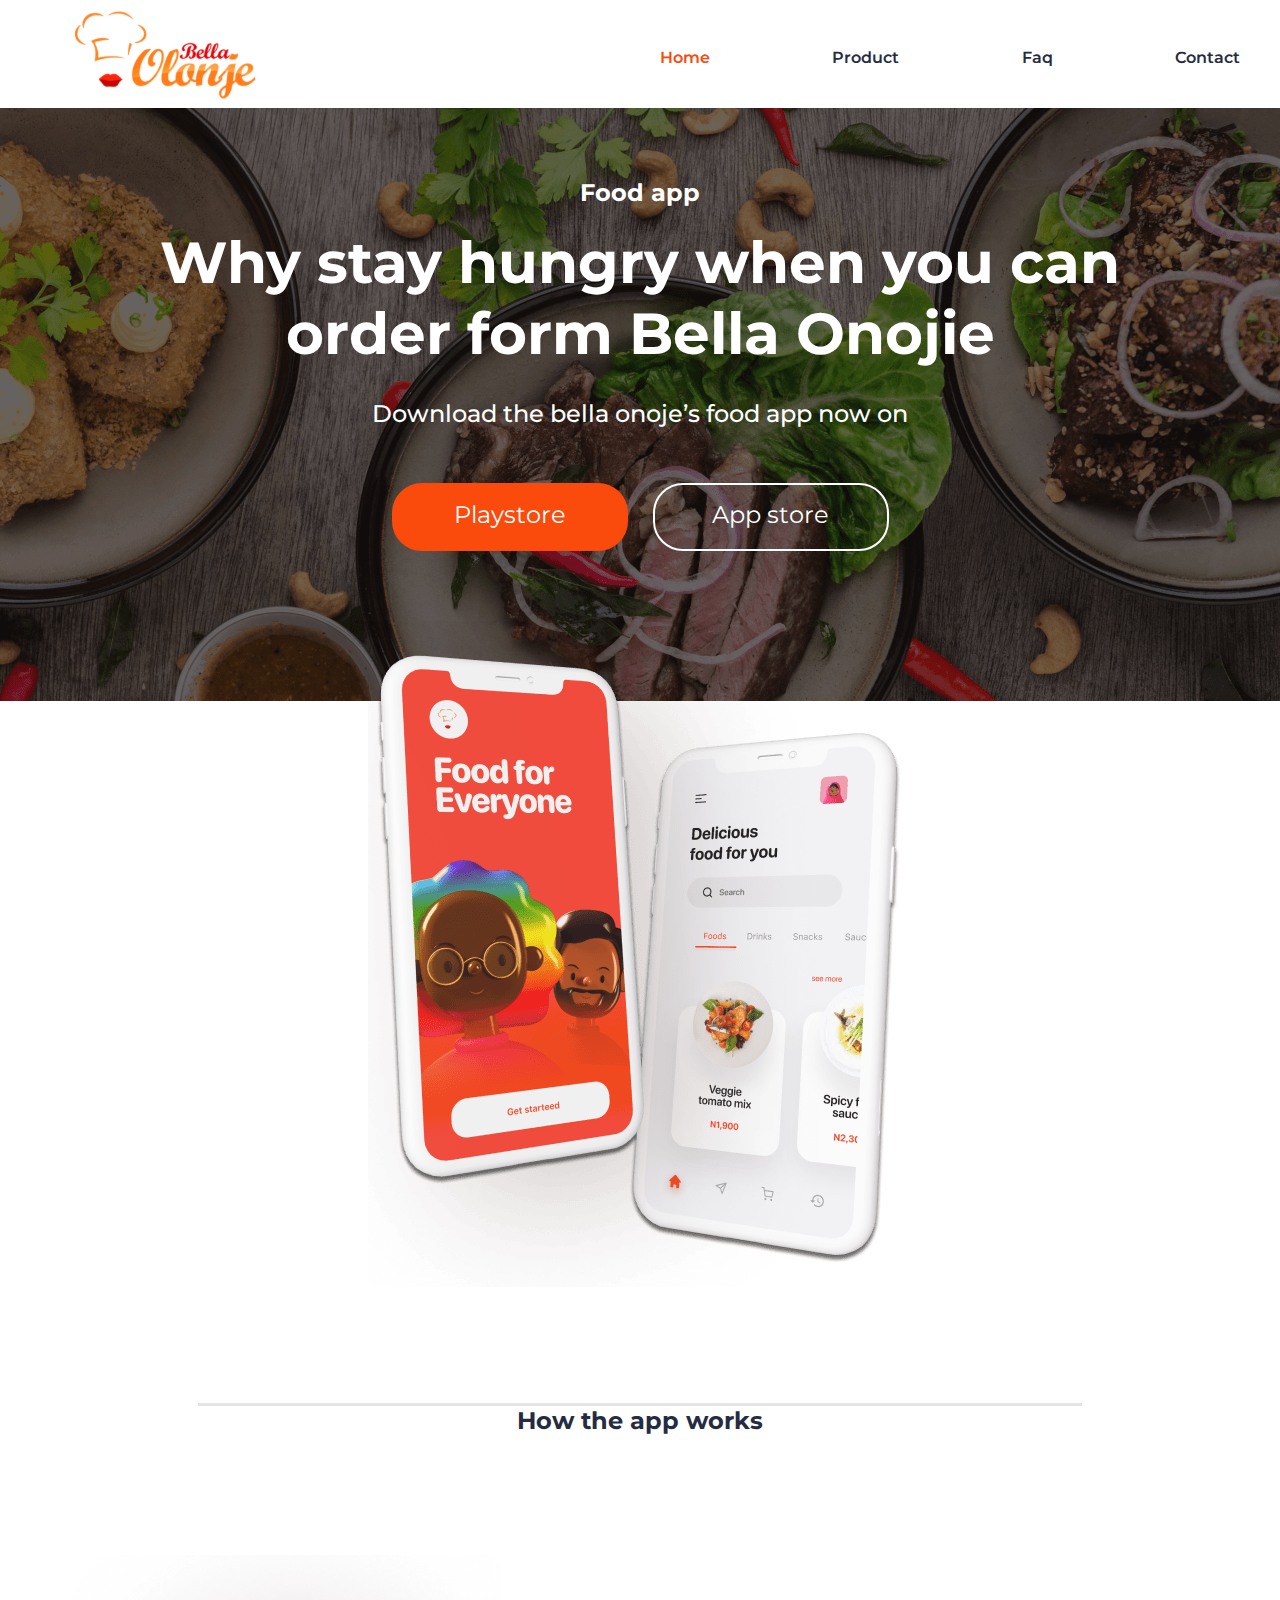
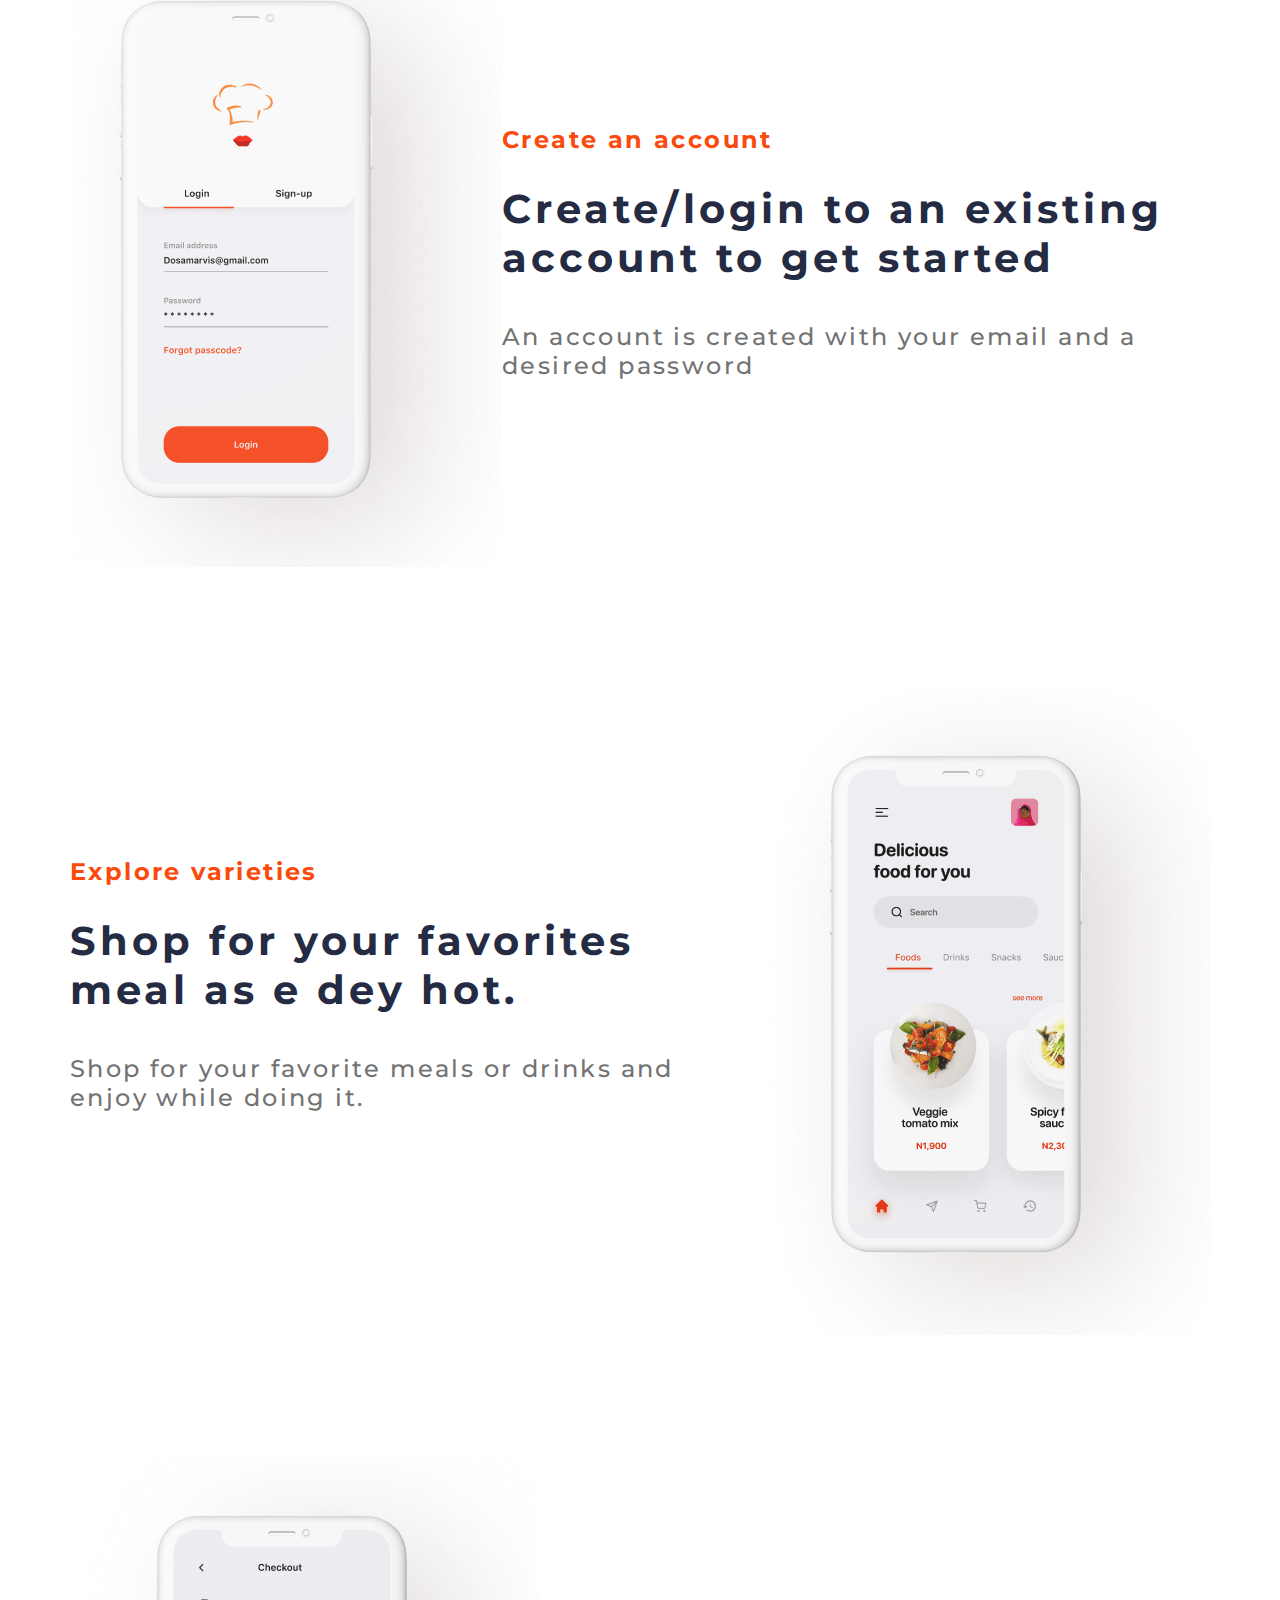
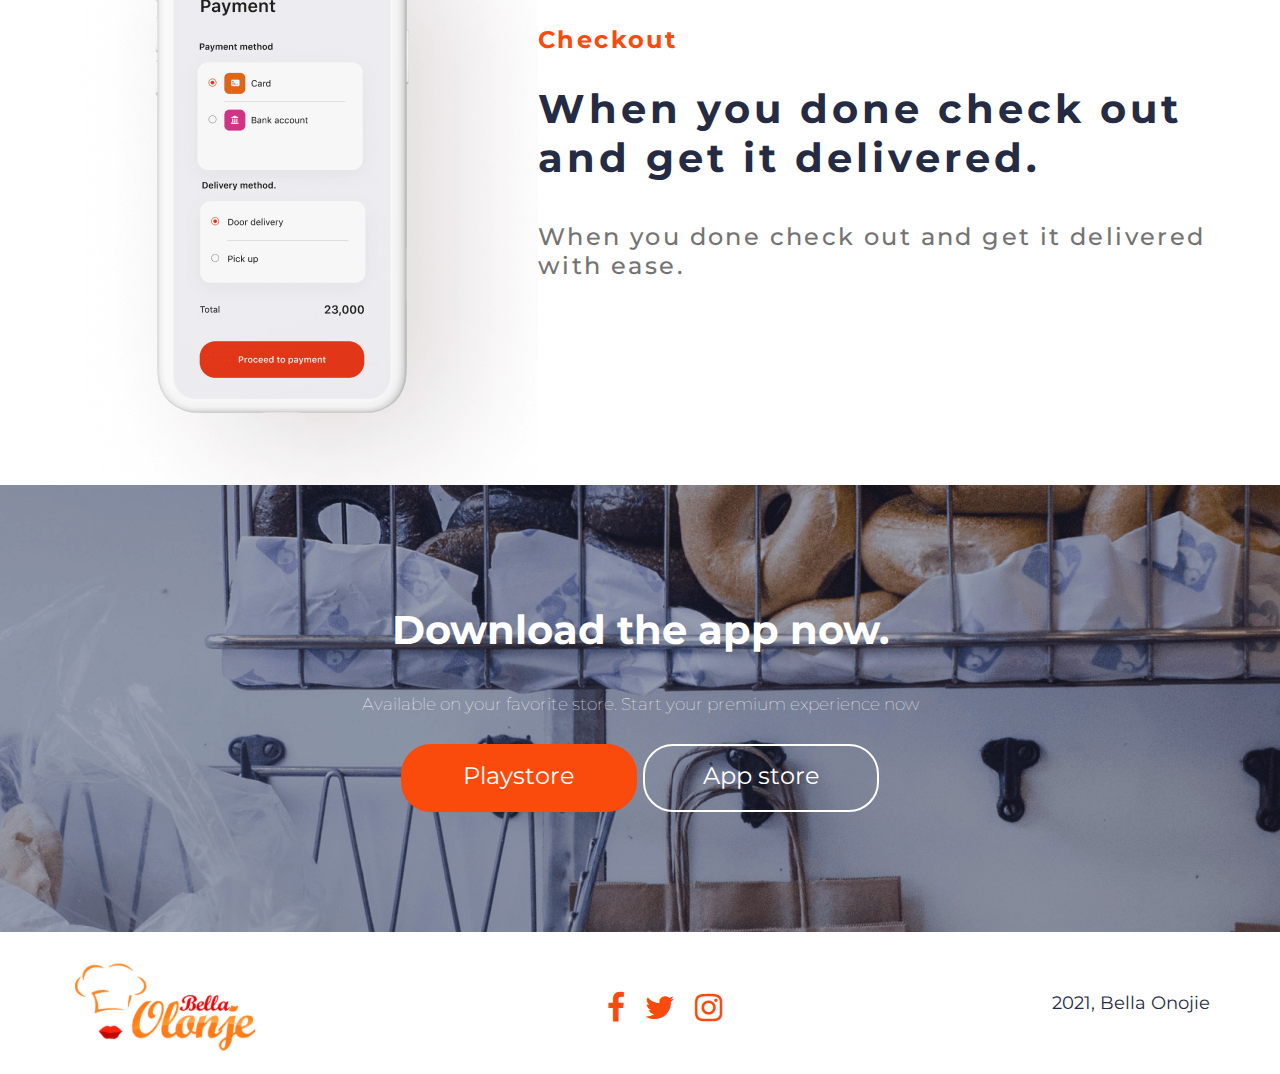
<file: index.html>
<!DOCTYPE html>
<html lang="en">

<head>
    <meta charset="UTF-8">
    <meta name="viewport" content="width=device-width, initial-scale=1.0">
    <title>Bella Food App Really Delicious</title>
    <link href="https://maxcdn.bootstrapcdn.com/font-awesome/4.7.0/css/font-awesome.min.css" rel="stylesheet">
    <link rel="preconnect" href="https://fonts.gstatic.com">
    <link href="https://fonts.googleapis.com/css2?family=Montserrat:wght@500;600;700&display=swap" rel="stylesheet">
    <link rel="stylesheet" href="Style.css">
    <link rel="stylesheet" href="Mobile-style.css">
</head>

<body>
    <!-- Header -->
    <header class="header" id="header">
        <!-- For reponsive mobile -->
        <div class="navbar">
            <div class="logo-navbar">
                <a href="#" class="logo-link-navbar">
                    <img src="img/logo.svg" alt="">
                </a>
            </div>
            <input id="navbar" type="checkbox">
            <label class="span" for="navbar">
               <span></span>
               <span></span>
               <span></span>
            </label>
            <nav class="navbar-menu">
                <ul>
                    <li><a href="#">Home</a></li>
                    <li><a href="#">Product</a></li>
                    <li><a href="#">Faq</a></li>
                    <li><a href="#">Contact</a></li>
                </ul>
            </nav>
        </div>
        <!--  End -->

        <div class="navbar2">
            <div class="logo">
                <a href="#" class="logo-link">
                    <img src="img/logo.svg" alt="">
                </a>
            </div>
            <nav class="nav-wrapper">
                <ul class="nav">
                    <li><a href="#">Home</a></li>
                    <li><a href="#">Product</a></li>
                    <li><a href="#">Faq</a></li>
                    <li><a href="#">Contact</a></li>
                </ul>
            </nav>
        </div>
    </header>

    <!-- Main Content -->
    <main>
        <section id="content" class="content">
            <div class="container">
                <div class="main-content">
                    <h3 class="content-txt content-h3">Food app</h3>
                    <h1 class="content-txt content-h1">Why stay hungry when you can order form Bella Onojie</h1>
                    <h4 class="content-txt content-h4">Download the bella onoje’s food app now on</h4>
                    <div class="content-btn">
                        <a href="https://play.google.com/store" class="PlayStore" target="_blank">Playstore</a>
                        <a href="https://www.apple.com/app-store/" class="AppStore" target="_blank">App store</a>
                    </div>
                </div>
            </div>
        </section>
        <!-- Phone content -->
        <section id="phones" class="phones">
            <div class="container">
                <div class="phone-content">
                    <img class="img-phones" src="img/Phone-image.png" alt="">
                    <hr>
                </div>
            </div>
        </section>
        <!-- Mid Content -->
        <section id="mid-content" class="mid-content">
            <div class="container">
                <h2 class="mid-title">How the app works</h2>
                <div class="account-content">
                    <img class="w-effect" src="img/Phone1.png" alt="">
                    <img class="no-effect" src="img/Phone1-transparent.png" alt="">
                    <div class="account-text">
                        <h3 class="account-txt account-h3">Create an account</h3>
                        <h2 class="account-txt account-h2">Create/login to an existing account to get started</h2>
                        <h4 class="account-txt account-h4">An account is created with your email and a desired password</h4>
                    </div>
                </div>
            </div>
        </section>
        <!-- Varieties -->
        <section id="varieties" class="varieties">
            <div class="container">
                <div class="account-content">
                    <div class="account-text">
                        <h3 class="account-txt account-h3">Explore varieties</h3>
                        <h2 class="account-txt account-h2">Shop for your favorites meal as e dey hot.</h2>
                        <h4 class="account-txt account-h4">Shop for your favorite meals or drinks and enjoy while doing it.</h4>
                    </div>
                    <img class="w-effect" src="img/Phone2.png" alt="">
                    <img class="no-effect" src="img/Phone2-transparent.png" alt="">
                </div>
            </div>
        </section>
        <!-- Checkout -->
        <section id="checkout" class="checkout">
            <div class="container">
                <div class="account-content">
                    <img class="w-effect" src="img/Phone3.png" alt="">
                    <img class="no-effect" src="img/Phone3-transparent.png" alt="">
                    <div class="account-text">
                        <h3 class="account-txt account-h3">Checkout</h3>
                        <h2 class="account-txt account-h2">When you done check out and get it delivered.</h2>
                        <h4 class="account-txt account-h4">When you done check out and get it delivered with ease.</h4>
                    </div>
                </div>
            </div>
        </section>
        <!-- Download -->
        <section id="download" class="download">
            <div class="container">
                <h2 class="download-h2 download-txt">Download the app now.</h2>
                <h4 class="download-h4 download-txt">Available on your favorite store. Start your premium experience now</h4>
                <div class="app-btn">
                    <a href="https://play.google.com/store" class="PlayStore2" target="_blank">Playstore</a>
                    <a href="https://www.apple.com/app-store/" class="AppStore2" target="_blank">App store</a>
                </div>
            </div>
        </section>
        <section id="download-mobile" class="download-mobile">
            <div class="container">
                <div class="download-content">
                    <h2 class="download-h2 download-txt">Download the app now.</h2>
                    <h4 class="download-h4 download-txt">Most calendars are designed for teams. </h4>
                </div>
                <div class="app-btn">
                    <a href="https://play.google.com/store" class="PlayStore2" target="_blank">Buy now</a>
                    <a href="https://www.apple.com/app-store/" class="AppStore2" target="_blank">Try for free</a>
                </div>
            </div>
        </section>
    </main>
    <!-- Footer -->
    <footer class="footer" id="footer">
        <div class="container">
            <div class="footer-content">
                <img src="img/logo.svg" alt="">
                <ul class="footer-icons">
                    <li class="facebook"><a href="https://www.facebook.com/" target="_blank"><i class="fa fa-facebook fa-2x" aria-hidden="true"></i></a></li>
                    <li class="twitter"><a href="https://twitter.com/" target="_blank"><i class="fa fa-twitter fa-2x" aria-hidden="true"></i></a></li>
                    <li class="instagram"><a href="https://www.instagram.com/" target="_blank"><i class="fa fa-instagram fa-2x" aria-hidden="true"></i></a></li>
                </ul>
                <p class="subtitle">2021, Bella Onojie</p>
            </div>
            <div class="footer-mobile">
                <ul class="footer-icons">
                    <li class="twitter"><a href="https://twitter.com/" target="_blank"><i class="fa fa-twitter fa-2x" aria-hidden="true"></i></a></li>
                    <li class="facebook"><a href="https://www.facebook.com/" target="_blank"><i class="fa fa-facebook fa-2x" aria-hidden="true"></i></a></li>
                    <li class="instagram"><a href="https://www.instagram.com/" target="_blank"><i class="fa fa-instagram fa-2x" aria-hidden="true"></i></a></li>
                </ul>
                <p class="subtitle">Just type what's on your mind and we'll </p>
            </div>
        </div>
    </footer>
</body>

</html>
</file>
<file: Style.css>
* {
    margin: 0;
    padding: 0;
    box-sizing: border-box;
    text-decoration: none;
    font-family: 'Montserrat', sans-serif;
    color: #252B42;
    font-size: 24px;
    text-align: center;
}

html,
body,
header {
    margin: 0 auto;
    max-width: 1440px;
    min-width: 320px;
    height: 100%;
    background-color: transparent;
}

button,
button:active,
button:focus {
    outline: none;
}

ul,
li {
    list-style: none;
}

ul li a:not(:hover),
.AppStore:not(:hover),
.PlayStore:not(:hover),
.AppStore2:not(:hover),
.PlayStore2:not(:hover) {
    transition: .3s;
}


/* Header Content */

header {
    height: auto;
}

.navbar {
    display: none;
    color: #000;
}

.navbar_menu {
    display: none;
}

.navbar_menu ul li a {
    color: #000;
}

span {
    color: #fff;
}

.navbar2,
.nav {
    display: flex;
    align-items: center;
}

.navbar2 {
    justify-content: space-between;
    margin: 0 40px 0 70px;
}

.nav-wrapper {
    width: 580px;
}

.nav {
    justify-content: space-between;
}

ul li a {
    font-size: 16px;
    font-weight: 600;
}

ul li a:hover {
    color: #990808;
    transition: .3s;
    background-color: cyan;
}

ul li:first-child a {
    color: #FA4A0C;
}


/* Main content  */

.container {
    width: 1140px;
    margin: 0 auto;
}

#content {
    background: url('img/Background.png') no-repeat center top;
    padding-bottom: 150px;
}

.main-content {
    padding-top: 70px;
}

.content-txt {
    color: #fff;
}

.content-h1 {
    font-size: 58px;
    font-weight: 700;
    margin: 20px 0 30px;
}

.content-h4 {
    font-weight: 500;
}

.content-btn {
    margin-top: 55px;
    display: flex;
    justify-content: center;
}

.PlayStore,
.AppStore {
    display: block;
    height: 68px;
    width: 236px;
    background-color: #FA4A0C;
    border: 2px solid #FA4A0C;
    border-radius: 30px;
    color: #fff;
    cursor: pointer;
    text-decoration: none;
    padding-top: 15px;
}

.AppStore {
    background-color: rgba(0, 0, 0, 0);
    border: 2px solid #fff;
    margin-left: 25px;
}

.AppStore:hover {
    background-color: #990808;
    border: 2px solid #990808;
    color: #fff;
    transition: .3s;
}

.PlayStore:hover {
    background-color: #990808;
    border: 2px solid #990808;
    color: #fff;
    transition: .3s;
}


/* Mid content */

.phones {
    margin-top: -80px;
    text-align: center;
}

hr {
    width: 884px;
    height: 3px;
    border: none;
    margin: 0 auto;
    background-color: #E4E4E4;
    margin: 110px auto 0;
}

.account-title {
    font-size: 44px;
    font-weight: 600;
    margin-top: 30px;
}

.account-content {
    display: flex;
    justify-content: space-between;
    margin-top: 120px;
}

.no-effect {
    display: none;
}

.account-text {
    text-align: left;
    margin-top: 170px;
}

.account-txt {
    letter-spacing: 0.1em;
    text-align: left;
}

.account-h3 {
    color: #FA4A0C;
}

.account-h2 {
    font-size: 40px;
    margin: 30px 0 40px;
}

.account-h4 {
    font-weight: 500;
    color: #737373;
}


/* Content: varieties, checkout, download */

.download-mobile {
    display: none;
}

#download {
    background: url('img/Background2.png') no-repeat center top;
    padding: 120px 0;
}

.download-txt {
    color: #fff;
}

.download-h2 {
    font-size: 40px;
    font-weight: 700;
}

.download-h4 {
    font-size: 17px;
    font-weight: lighter;
    margin-top: 40px;
}

.app-btn {
    display: inline !important;
    margin: 20px;
    padding: 20px;
}

.PlayStore2,
.AppStore2 {
    position: relative;
    display: inline-block;
    height: 68px;
    width: 236px;
    background-color: #FA4A0C;
    border: 2px solid #FA4A0C;
    border-radius: 30px;
    color: #fff;
    cursor: pointer;
    text-decoration: none;
    padding-top: 15px;
    margin-top: 30px;
}

.AppStore2 {
    position: relative;
    background-color: rgba(0, 0, 0, 0);
    border: 2px solid #fff;
}

.AppStore2:hover {
    background-color: #990808;
    border: 2px solid #990808;
    color: #fff;
    transition: .3s;
}

.PlayStore2:hover {
    background-color: #990808;
    border: 2px solid #990808;
    color: #fff;
    transition: .3s;
}


/* Footer */

.footer-mobile {
    display: none;
}

#footer {
    padding: 20px 0;
}

.footer-content {
    display: flex;
    align-items: center;
    justify-content: space-between;
}

.footer-icons {
    display: flex;
}

.subtitle {
    font-size: 18px;
}

.footer-content ul li {
    margin: 10px;
}

ul li .fa {
    color: #FA4A0C;
    margin-top: 10px;
    transition: all 0.5s ease;
}

ul li:hover .fa {
    color: #990808;
    transition: all 0.5s ease;
}
</file>
<file: Mobile-style.css>
/* Mobile with 769-992px */

@media (max-width: 992px) {
    .container {
        width: 730px;
    }
    .nav-wrapper {
        width: 400px;
    }
    #content {
        background-size: auto;
    }
    hr {
        width: 100%;
    }
    .acc-text {
        margin-top: 70px;
    }
    .footer-content {
        display: none;
    }
    .footer-mobile {
        display: block;
        align-items: center;
        justify-content: space-between;
    }
    .footer-mobile ul li {
        margin: 5px;
        position: relative;
        padding-left: 10px;
        align-items: center;
    }
    ul li .fa {
        font-size: 25px;
        position: relative;
    }
    .footer-icons {
        margin: 25px;
        margin-left: 300px;
    }
    .subtitle {
        font-size: 18px;
    }
    .download {
        display: none;
    }
    #download-mobile {
        background: #252B42 no-repeat center top;
        padding: 120px 0;
    }
    .download-mobile {
        display: block;
    }
    .download-content {
        width: 75%;
        margin-left: 95px;
    }
    .download-h4 {
        font-size: 20px;
        font-weight: lighter;
    }
}


/* Mobile with 577-768px */

@media (max-width: 768px) {
    .container {
        width: 540px;
    }
    .navbar {
        display: block;
        height: 60px;
    }
    .logo-navbar {
        width: 150px;
    }
    .logo-link-navbar img {
        height: 55px;
    }
    .navbar2 {
        display: none;
    }
    #navbar {
        display: none;
    }
    input+label {
        position: absolute;
        margin-top: -40px;
        right: 5vh;
        height: 20px;
        width: 15px;
        z-index: 5;
    }
    label span {
        position: absolute;
        width: 100%;
        height: 2px;
        top: 50%;
        margin-top: -1px;
        left: 0;
        display: block;
        background: #000;
        transition: .5s;
    }
    span:first-child {
        top: 3px;
    }
    span:last-child {
        top: 16px;
    }
    label:hover {
        cursor: pointer;
    }
    input:checked+label span {
        opacity: 0;
        top: 50%;
    }
    input:checked+label span:first-child {
        opacity: 1;
        transform: rotate(405deg);
    }
    input:checked+label span:last-child {
        opacity: 1;
        transform: rotate(-405deg);
    }
    input nav {
        background: #fff;
        position: fixed;
        top: 0;
        left: 0;
        width: 100%;
        height: 100px;
        z-index: 3;
        transition: .5s;
        transition-delay: .5s;
        overflow: hidden;
    }
    .navbar-menu ul {
        text-align: center;
        position: absolute;
        width: 100%;
        background-color: #fff;
        z-index: 100;
    }
    .navbar-menu ul li {
        transition: .5s;
        transition-delay: 0s;
        display: none;
    }
    .navbar-menu ul li a {
        text-decoration: none;
        text-transform: uppercase;
        font-weight: 700;
        display: block;
        padding: 10px;
    }
    .navbar-menu ul li:nth-child(1) a {
        padding: 20px 0 10px;
    }
    input:checked~nav {
        height: 100%;
        transition-delay: 0s;
        margin-top: -5px;
    }
    input:checked~nav li {
        display: block;
        opacity: 1;
        transition-delay: .5s;
        background-color: #fff;
    }
    .img-phones {
        width: 350px;
    }
    .content-h1 {
        font-size: 34px;
    }
    .content-txt {
        max-width: 560px;
    }
    .mid-title {
        font-size: 34px;
    }
    .account-content {
        margin-top: 30px;
        justify-content: left;
    }
    .w-effect {
        width: 300px;
    }
    .account-text {
        max-width: 250px;
    }
    .account-h3 {
        font-size: 18px;
    }
    .account-h2 {
        font-size: 22px;
    }
    .account-h4 {
        font-size: 18px;
    }
    hr {
        display: none;
    }
    .PlayStore2,
    .AppStore2 {
        display: inline-block;
        height: 40px;
        width: 130px;
        padding-top: 7px;
        font-size: 18px;
    }
    .footer-content {
        display: none;
    }
    .footer-mobile {
        display: block;
        align-items: center;
        justify-content: space-between;
    }
    .footer-mobile ul li {
        margin: 5px;
        position: relative;
        padding-left: 10px;
        align-items: center;
    }
    ul li .fa {
        font-size: 25px;
        position: relative;
    }
    .footer-icons {
        margin-left: 200px;
    }
    .subtitle {
        font-size: 15px;
    }
    .download {
        display: none;
    }
    #download-mobile {
        background: #252B42 no-repeat center top;
        padding: 120px 0;
    }
    .download-mobile {
        display: block;
    }
    .download-content {
        width: 65%;
        margin-left: 95px;
    }
}


/* Mobile (Iphone 11 Pro Max...)  <576px */

@media (max-width: 576px) {
    .download {
        display: none;
    }
    #download-mobile {
        background: #252B42 no-repeat center top;
        padding: 120px 0;
    }
    .download-mobile {
        display: block;
    }
    .download-content {
        width: 65%;
        margin-left: 70px;
    }
    .footer-content {
        display: none;
    }
    .footer-mobile {
        display: block;
        align-items: center;
        justify-content: space-between;
    }
    .footer-mobile ul li {
        margin: 5px;
        position: relative;
        padding-left: 10px;
        align-items: center;
    }
    ul li .fa {
        font-size: 20px;
        position: relative;
    }
    .footer-icons {
        margin-left: 120px;
    }
    .subtitle {
        font-size: 13px;
    }
    #content {
        height: 100%;
    }
    .container {
        width: 100%;
        padding-right: 15px;
        padding-left: 15px;
        margin-right: auto;
        margin-left: auto;
    }
    .PlayStore,
    .AppStore {
        display: inline;
        height: 40px;
        width: 130px;
        padding-top: 7px;
        font-size: 18px;
    }
    .PlayStore2,
    .AppStore2 {
        display: inline-block;
        height: 40px;
        width: 130px;
        padding-top: 7px;
        font-size: 18px;
        border-radius: 10px;
    }
    .img-phones {
        width: 300px;
        margin-top: -60px;
    }
    #mid-content,
    #varieties,
    #checkout {
        padding-bottom: 40px;
    }
    .account-content {
        flex-direction: column;
        justify-content: center;
    }
    .account-text {
        max-width: 320px;
    }
    .w-effect {
        display: none;
    }
    .account-text {
        margin: 0 auto;
    }
    .no-effect {
        display: block;
        width: 250px;
        margin: 0 auto;
    }
    .account-h2 {
        margin: 20px 0 10px;
    }
    .account-txt {
        text-align: center;
    }
    #mid-content .account-content,
    #checkout .account-content {
        flex-direction: column-reverse;
    }
    #download {
        padding: 60px 0;
    }
    .download-h2 {
        font-size: 26px;
    }
    .download-h4 {
        font-size: 18px;
    }
    .footer-content img {
        display: none;
    }
}
</file>
